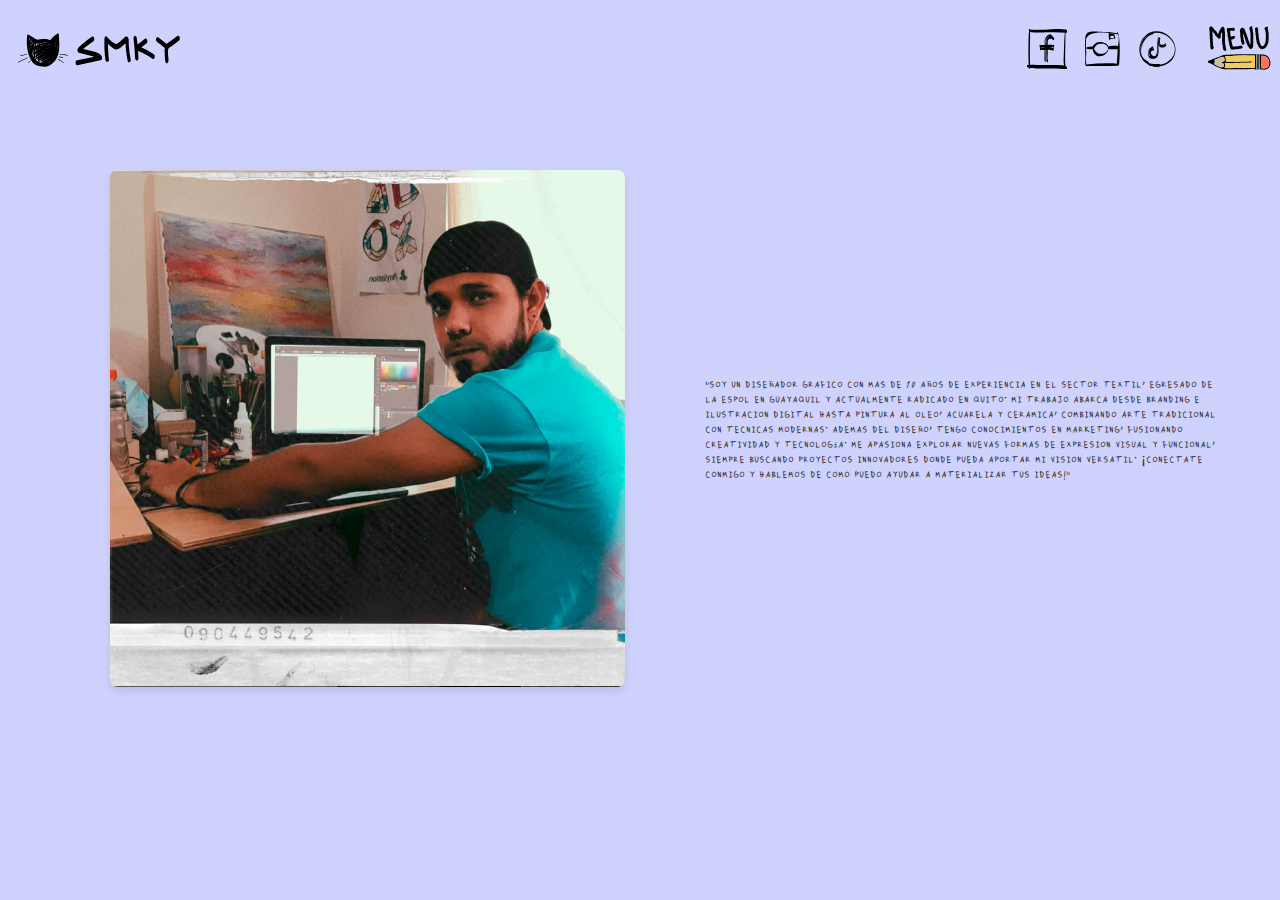
<file: index.html>
<!DOCTYPE html>
<html lang="es">
<head>
    <meta charset="UTF-8">
    <meta name="viewport" content="width=device-width, initial-scale=1.0">
    <title>Menú SVG con Cambio de Imagen</title>
    <link rel="stylesheet" href="style.css">
</head>
<body>
    <nav>
        <div class="logo"></div>
        <div class="social-icons">
            <a href="https://www.facebook.com/tu-pagina" target="_blank">
                <img src="img/face.svg" alt="Facebook">
            </a>
            <a href="https://www.instagram.com/james_peralvo.art/" target="_blank">
                <img src="img/inst.svg" alt="Twitter">
            </a>
            <a href="https://www.tiktok.com/@james_peralvo.art" target="_blank">
                <img src="img/tiktok.svg" alt="Instagram">
            </a>

        </div>

        <div class="menu-container">
            <input type="checkbox" id="menu-toggle" class="menu-toggle">
            <label for="menu-toggle" class="menu-icon">
                <img src="img/lapiz menu.svg" alt="Menú (Cerrado)" class="menu-cerrado">
                <img src="img/lapiz menua.svg" alt="Menú (Abierto)" class="menu-abierto">
            </label>
            
            <div class="menu">
                <ul>
                    <li><a  href="index.html" >SOBRE MI</a></li>
                    <div class="work">
                    <h3>WORK</h3>
                    <div>
                        
                    <li><a href="Dibujos.html">DIBUJOS </a></li>
                    <li><a href="#">SKETCKBOOK</a></li>
                    <li><a href="#">CERAMICAS</a></li>
                    <li><a href="#">ANIMACIONES</a></li>
                    <li><a href="#">PINTURAS</a></li>
                    <li><a href="#">IMPRESIONES</a></li>
                    <li><a href="#">ILUSTRACIONES DIGITALES</a></li>
                    </div>
                </div>
                <div class="ONTACTO">
                    <h3>CONTACTO</h3>
                    <div>
                    <li><a >telf:    0984244158 </a></li>
                    <li><a href="#">jaimeperalvo@gmail.com</a></li>
                    <li><a href="#">CERAMICAS</a></li>
                    </div>
                    </div>
                </ul>
            </div>
        </div>
    </nav>
    <div class="descripcion">
        <div class="columna-imagen">
            <img src="img/yo-inicio.jpg" alt="foto mia">
        </div>
        <div class="columna-texto">
            <p>"Soy un diseñador grafico con mas de 10 años de experiencia en el sector textil, egresado 
                de la ESPOL en Guayaquil y actualmente radicado en Quito. Mi trabajo abarca desde branding e
                 ilustracion digital hasta pintura al oleo, acuarela y ceramica, combinando arte tradicional 
                 con tecnicas modernas. Ademas del diseño, tengo conocimientos en marketing, 
                 fusionando creatividad y tecnología. Me apasiona explorar nuevas formas de expresion 
                 visual y funcional, siempre buscando proyectos innovadores donde pueda aportar mi vision 
                 versatil. ¡Conectate conmigo y hablemos de como puedo ayudar a materializar tus ideas!"</p>
        </div>
    </div>
    <!-- Añade esto justo después de la etiqueta <nav> -->

    <script src="index.js"></script>
</body>
</html>
</file>
<file: style.css>
@font-face {
    font-family: 'Webjaix-Regular';
    src: url("/fonts/Webjaix-Regular.ttf") format('truetype');
    font-weight: normal;
    font-style: normal;
    font-display: swap;
}

body {
    cursor: url('img/CURSOR2.png'), auto;
    background-color: rgb(207, 210, 252);
    font-family: 'Webjaix-Regular', sans-serif;
    margin: 0;
    padding: 0;
}

/* NAVEGACIÓN PRINCIPAL */
nav {
    display: flex;
    justify-content: space-between;
    align-items: center;
    padding: 0px;
    position: relative;
    background-color: transparent;
    width: auto;
    height: 100px;
    text-align: left;
}

/* LOGO */
.logo {
    width: 150px;
    height: 200px;
    background-image: url('img/logo.svg');
    background-size: contain;
    background-repeat: no-repeat;
    background-position: center;
    flex-shrink: 0;
    padding: 10px;
    align-items: center;
    margin-left: 15px;
}

/* ICONOS SOCIALES */
.social-icons {
    display: flex;
    gap: 15px;
    margin-left: auto;
    margin-right: 20px;
    align-items: right;
    cursor: url('img/CURSOR2.png'), auto;
}

.social-icons img {
    width: 40px;
    height: 40px;
    transition: transform 0.3s ease;
}

.social-icons img:hover {
    transform: scale(1.1);
    cursor: url('img/CURSOR2.png'), auto;
}

/* CONTENEDOR DEL MENÚ */
.menu-container {
    position: relative;
    display: flex;
    align-items: right;
    width:auto;
}

/* BOTÓN DEL MENÚ */
.menu-toggle {
    display: none;
}

.menu-icon {
    cursor: url('img/CURSOR2.png'), auto;
    z-index: 1001;
}

.menu-icon img {
    width: auto;
    height: 70px;
    transition: transform 0.3s ease;
}

.menu-cerrado {
    display: block;
    cursor: url('img/CURSOR2.png'), auto;
}

.menu-abierto {
    display: none;
    cursor: url('img/CURSOR2.png'), auto;
}

/* MENÚ DESPLEGABLE */
.menu {
    position: fixed;
    top: 0;
    right: 0;
    width: 50%;
    height: 100vh;
    background-color: #141414;
    padding: 80px 40px;
    transform: translateX(100%);
    transition: transform 0.3s ease;
    z-index: 1000;
    overflow-y: auto;
    cursor: url('img/CURSOR2.png'), auto;
}

.menu-toggle:checked ~ .menu {
    transform: translateX(0);
    cursor: url('img/CURSOR2.png'), auto;
}

.menu-toggle:checked + .menu-icon .menu-cerrado {
    display: none;
}

.menu-toggle:checked + .menu-icon .menu-abierto {
    display: block;
}

/* ESTILOS DE LOS ELEMENTOS DEL MENÚ */
.menu ul {
    list-style: none;
    padding: 0;
    margin: 0;
    display: flex;
    flex-direction: column;
    gap: 15px;
}

.menu li {
    margin-bottom: 10px;
    margin-right: 200px;
}

.menu li a {
    text-decoration: none;
    color: #ffffff;
    font-size: 24px;
    display: block;
    transition: color 0.3s ease;
    cursor: url('img/CURSOR2.png'), pointer;
}

.menu li a:hover {
    color: #e24343;
    text-decoration: underline;
}

.menu h3 {
    color: #e24343;
    font-size: 28px;
    margin-bottom: 15px;
}

/* VERSIÓN MÓVIL */
@media (max-width: 768px) {
    nav {
        flex-wrap: wrap;
        padding: 1px;
    }
    
    .logo {
        width: 50px;
        height: 50px;
        order: 1;
        padding: 2%;
    }
    
    .menu-container {
        display: flex;
        order: 3;
        width: auto;
        justify-content: flex-end;
        margin-top: 5px;
        
    }
    
    .social-icons {
        order: 2;
        margin-left: 0px;
        margin-right: 0;
        width: 100px;
        max-width: 100px;
        text-align: center;
    }
    .social-icons img{
        width:20px;
        padding: 0px;
    }
    .menu h3{
        margin-left: 25px;
    }
    .menu {
        width: 80%;
        padding: 0px 0px;
        margin-left: 0px;
    }
    
    .menu li a {
        font-size: 15px;
        margin-left: 50px;
    }
    
    .menu h3 {
        font-size: 24px;
    }
}

@media (max-width: 480px) {
    .menu {
        width: 80%;
    }
    
    .menu-icon img {
        height: 40px;
    }

}
.descripcion {
    display: flex; /* Crea un contenedor flexible */
    align-items: center; /* Centra verticalmente los elementos */
    gap: 30px; /* Espacio entre columnas */
    max-width: 1200px; /* Ancho máximo del contenedor */
    margin: 0 auto; /* Centra el contenedor */
    padding: 20px;
    box-sizing: border-box;
}
.descripcion p {
    text-transform: uppercase;
    font-size: 59px;
    line-height: 0.5; 
}
.columna-imagen {
    flex: 1; /* Ocupa 1 parte del espacio disponible */
    padding: 50px;
}

.columna-imagen img {
    width: 100%; /* La imagen ocupa todo el ancho de su columna */
    height: auto; /* Mantiene la proporción de la imagen */
    border-radius: 8px; /* Bordes redondeados opcionales */
    box-shadow: 0 4px 8px rgba(0,0,0,0.1); /* Sombra opcional */
}

.columna-texto {
    flex: 1; /* Ocupa 1 parte del espacio disponible */
}

.columna-texto p {
    line-height: 1;
    color: #333;
    margin: 0;
    text-transform: uppercase;
    font-size: 15px;
    
}

/* Versión responsive para móviles */
@media (max-width: 768px) {
    .descripcion {
        flex-direction: column; /* Apila las columnas en móvil */
        gap: 10px;
        padding: 10px;
    }
    
    .columna-imagen, .columna-texto {
        width: 100%;
    }
    .columna-texto p {
        line-height: 1;
        color: #333;
        margin: 0;
        text-transform: uppercase;
        font-size: 15px;
        padding: 25px;
        text-align: left;                                                                                                       
        
    }
}
</file>
